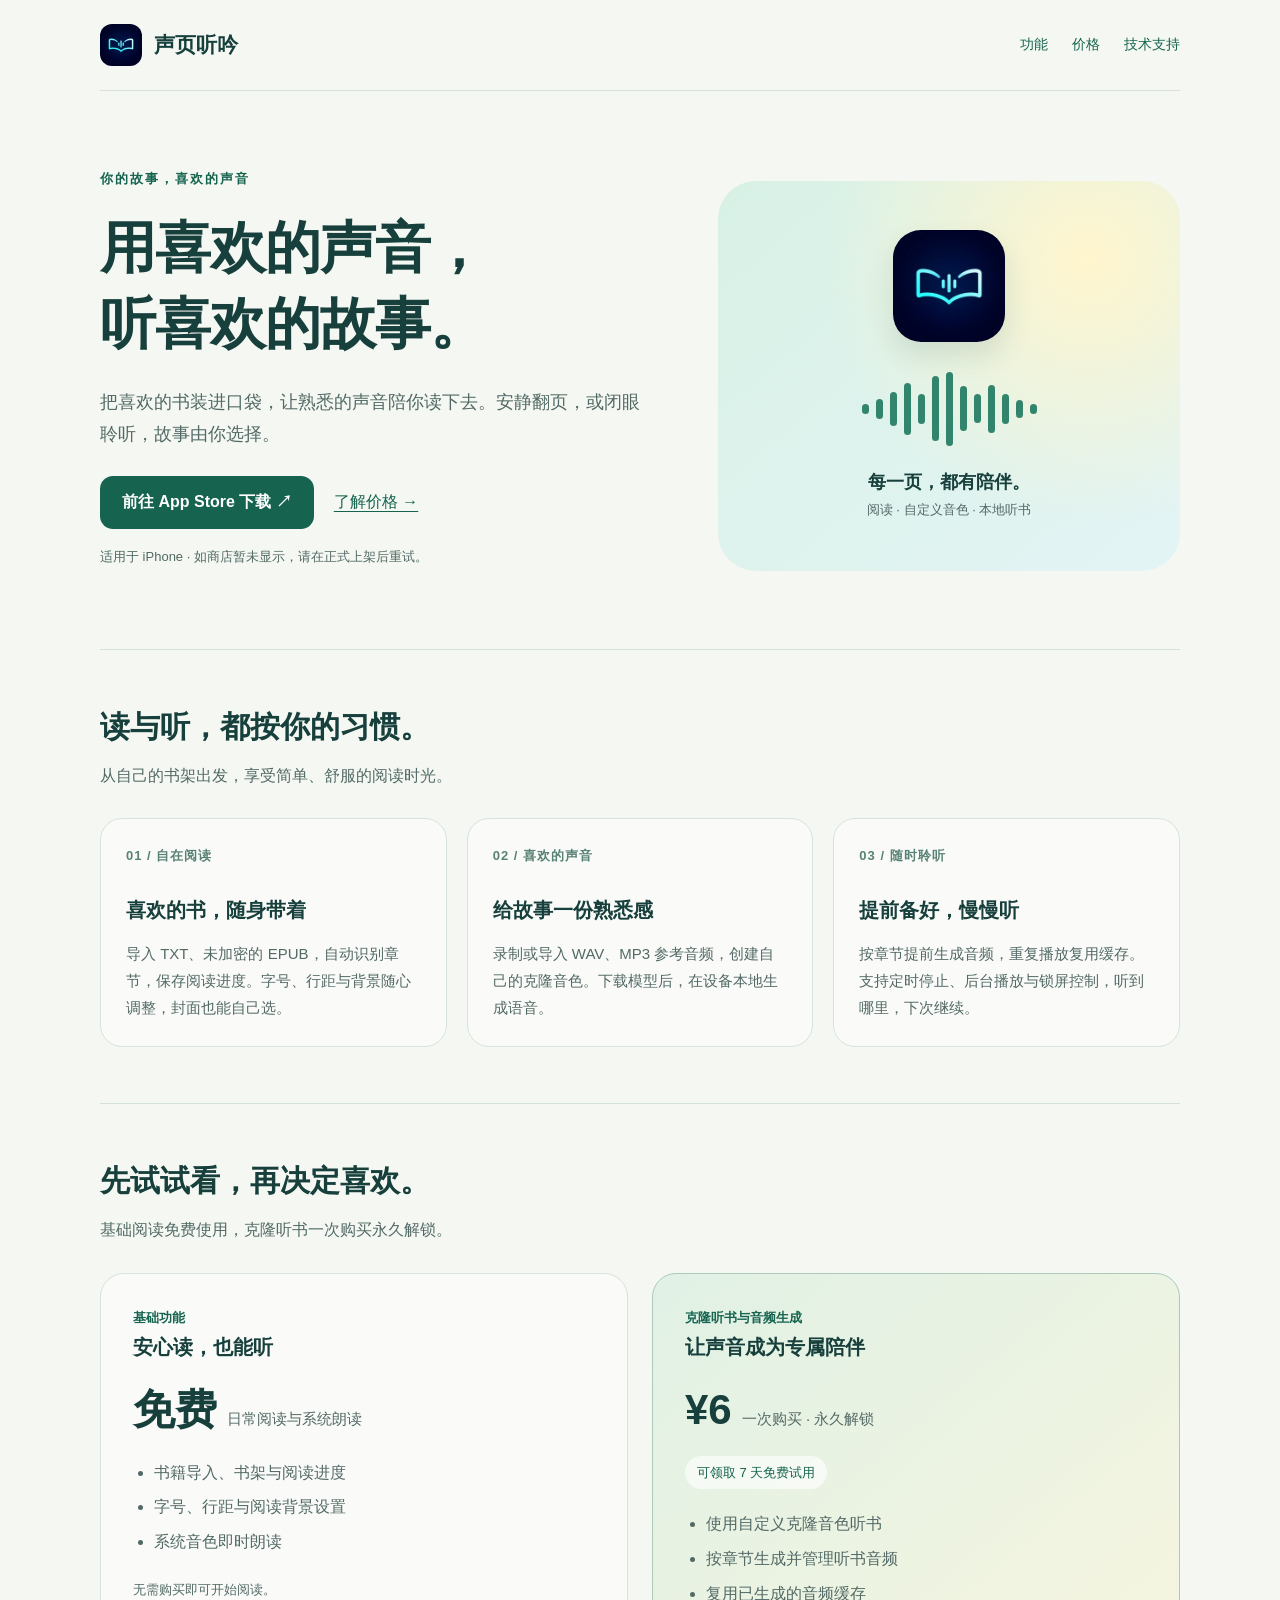
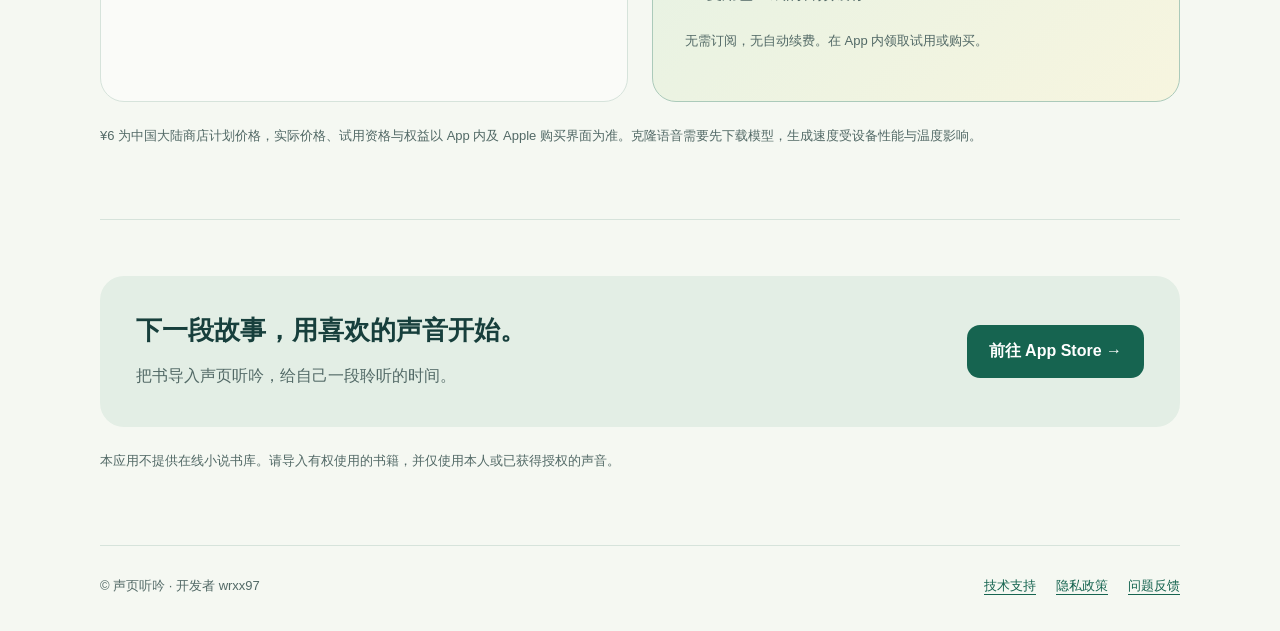
<file: index.html>
<!doctype html>
<html lang="zh-CN">
<head>
<meta charset="utf-8"><meta name="viewport" content="width=device-width,initial-scale=1"><meta name="description" content="声页听吟：用喜欢的声音，听喜欢的故事。本地电子书阅读与克隆听书，7 天试用，¥6 一次购买永久解锁。"><meta name="theme-color" content="#f5f8f2"><link rel="icon" href="assets/app-icon.png"><title>声页听吟 · 用喜欢的声音，听喜欢的故事</title>
<style>
:root{color-scheme:light;--ink:#173f3c;--muted:#526966;--green:#166450;--line:#d6e3db}*{box-sizing:border-box}html{scroll-behavior:smooth;scroll-padding-top:24px}body{margin:0;background:#f5f8f2;color:var(--ink);font:16px/1.8 -apple-system,BlinkMacSystemFont,"PingFang SC","Microsoft YaHei",sans-serif}.wrap{width:min(1080px,calc(100% - 48px));margin:auto}a{color:var(--green);text-underline-offset:4px}a:focus-visible{outline:3px solid #c78a21;outline-offset:5px}header{display:flex;justify-content:space-between;align-items:center;gap:20px;padding:24px 0;border-bottom:1px solid var(--line)}.brand{display:flex;align-items:center;gap:12px;font-size:21px;font-weight:650;color:var(--ink);text-decoration:none}.brand img{width:42px;height:42px;border-radius:12px}nav{display:flex;flex-wrap:wrap;gap:24px;font-size:14px}nav a{text-decoration:none}.hero{display:grid;grid-template-columns:1.2fr 1fr;gap:64px;align-items:center;padding:76px 0 64px}.eyebrow{font-size:13px;letter-spacing:2px;font-weight:650;color:var(--green)}h1{font-size:clamp(34px,4.6vw,56px);line-height:1.35;letter-spacing:-1px;margin:20px 0 24px}h2{font-size:30px;line-height:1.4;margin:0 0 14px}h3{font-size:20px;margin:0 0 12px}p{margin:0 0 16px}.lead{font-size:18px;color:var(--muted)}.actions{display:flex;align-items:center;flex-wrap:wrap;gap:20px;margin:26px 0 16px}.button{display:inline-flex;align-items:center;justify-content:center;min-height:50px;padding:12px 22px;background:var(--green);color:white;font-weight:600;text-decoration:none;border-radius:13px}.small{font-size:13px;color:var(--muted)}.muted{color:var(--muted)}.hero-art{min-height:390px;border-radius:38px;background:radial-gradient(circle at 80% 20%,#fff5cd,transparent 55%),linear-gradient(140deg,#d8f1e5,#e3f4f5);padding:35px;display:flex;flex-direction:column;align-items:center;justify-content:center;overflow:hidden}.hero-icon{width:112px;height:112px;border-radius:28px;box-shadow:0 14px 28px #1b4a3e20}.wave{display:flex;gap:7px;align-items:center;height:74px;margin-top:30px}.wave i{width:7px;background:#32856c;border-radius:10px;height:var(--h)}.art-caption{font-size:18px;font-weight:600;margin:20px 0 0}.section{padding:56px 0;border-top:1px solid var(--line)}.section-head{max-width:640px;margin-bottom:28px}.features{display:grid;grid-template-columns:repeat(3,1fr);gap:20px}.feature{padding:25px;border:1px solid var(--line);border-radius:22px;background:#ffffff80}.number{display:block;color:#598276;font-size:13px;font-weight:600;letter-spacing:1px;margin-bottom:24px}.feature p{color:var(--muted);margin:0;font-size:15px}.pricing{display:grid;grid-template-columns:1fr 1fr;gap:24px}.plan{padding:32px;border:1px solid var(--line);border-radius:24px;background:#ffffff80}.premium{background:linear-gradient(140deg,#e0f1e5,#f7f5df);border-color:#abcaba}.plan-label{font-size:13px;font-weight:650;color:var(--green)}.price{font-size:42px;line-height:1.3;font-weight:650;margin:18px 0}.price span{font-size:15px;font-weight:400;color:var(--muted);margin-left:10px}ul{padding-left:21px;color:var(--muted);margin:18px 0}li{padding:3px 0}.trial{display:inline-block;font-size:13px;background:#ffffffa3;padding:5px 12px;border-radius:100px;color:var(--green)}.download{padding:36px;border-radius:24px;background:#e3eee5;display:flex;align-items:center;justify-content:space-between;gap:32px}.download h2{font-size:26px}.download p{margin:0}.download .button{white-space:nowrap}.notes{margin-top:22px}footer{padding:28px 0 34px;border-top:1px solid var(--line);display:flex;justify-content:space-between;gap:20px;font-size:13px;color:var(--muted)}footer div{display:flex;gap:20px}@media(max-width:760px){.wrap{width:calc(100% - 36px)}header{align-items:flex-start;gap:12px}.brand{font-size:18px;white-space:nowrap}.brand img{width:32px;height:32px;border-radius:9px}nav{gap:12px;font-size:13px;justify-content:flex-end}.hero{grid-template-columns:1fr;padding:44px 0;gap:30px}h1{letter-spacing:0}.hero-art{min-height:290px;padding:24px}.features,.pricing{grid-template-columns:1fr}.number{margin-bottom:12px}.section{padding:36px 0}.download{flex-direction:column;align-items:flex-start;padding:26px;gap:22px}.plan{padding:26px}footer{flex-direction:column;gap:12px}h2{font-size:26px}}@media(prefers-reduced-motion:reduce){html{scroll-behavior:auto}}
</style><link rel="stylesheet" href="assets/header.css">
</head>
<body><div class="wrap">
<header class="site-header"><a class="site-brand" href="./" aria-label="声页听吟产品首页"><img src="assets/app-icon.png" alt="" width="42" height="42">声页听吟</a><nav class="site-nav" aria-label="主导航"><a href="#features">功能</a><a href="#pricing">价格</a><a href="support.html">技术支持</a></nav></header>
<main>
<section class="hero" aria-labelledby="hero-title"><div><div class="eyebrow">你的故事，喜欢的声音</div><h1 id="hero-title">用喜欢的声音，<br>听喜欢的故事。</h1><p class="lead">把喜欢的书装进口袋，让熟悉的声音陪你读下去。安静翻页，或闭眼聆听，故事由你选择。</p><div class="actions"><a class="button" href="https://apps.apple.com/cn/app/id6832138191">前往 App Store 下载 ↗</a><a href="#pricing">了解价格 →</a></div><p class="small">适用于 iPhone · 如商店暂未显示，请在正式上架后重试。</p></div><div class="hero-art"><img class="hero-icon" src="assets/app-icon.png" width="112" height="112" alt="声页听吟正式 App 图标"><div class="wave" aria-hidden="true"><i style="--h:10px"></i><i style="--h:20px"></i><i style="--h:34px"></i><i style="--h:52px"></i><i style="--h:30px"></i><i style="--h:65px"></i><i style="--h:74px"></i><i style="--h:45px"></i><i style="--h:29px"></i><i style="--h:48px"></i><i style="--h:30px"></i><i style="--h:18px"></i><i style="--h:10px"></i></div><p class="art-caption">每一页，都有陪伴。</p><span class="small">阅读 · 自定义音色 · 本地听书</span></div></section>
<section class="section" id="features" aria-labelledby="features-title"><div class="section-head"><h2 id="features-title">读与听，都按你的习惯。</h2><p class="muted">从自己的书架出发，享受简单、舒服的阅读时光。</p></div><div class="features"><article class="feature"><span class="number">01 / 自在阅读</span><h3>喜欢的书，随身带着</h3><p>导入 TXT、未加密的 EPUB，自动识别章节，保存阅读进度。字号、行距与背景随心调整，封面也能自己选。</p></article><article class="feature"><span class="number">02 / 喜欢的声音</span><h3>给故事一份熟悉感</h3><p>录制或导入 WAV、MP3 参考音频，创建自己的克隆音色。下载模型后，在设备本地生成语音。</p></article><article class="feature"><span class="number">03 / 随时聆听</span><h3>提前备好，慢慢听</h3><p>按章节提前生成音频，重复播放复用缓存。支持定时停止、后台播放与锁屏控制，听到哪里，下次继续。</p></article></div></section>
<section class="section" id="pricing" aria-labelledby="pricing-title"><div class="section-head"><h2 id="pricing-title">先试试看，再决定喜欢。</h2><p class="muted">基础阅读免费使用，克隆听书一次购买永久解锁。</p></div><div class="pricing"><article class="plan"><div class="plan-label">基础功能</div><h3>安心读，也能听</h3><div class="price">免费<span>日常阅读与系统朗读</span></div><ul><li>书籍导入、书架与阅读进度</li><li>字号、行距与阅读背景设置</li><li>系统音色即时朗读</li></ul><p class="small">无需购买即可开始阅读。</p></article><article class="plan premium"><div class="plan-label">克隆听书与音频生成</div><h3>让声音成为专属陪伴</h3><div class="price">¥6<span>一次购买 · 永久解锁</span></div><span class="trial">可领取 7 天免费试用</span><ul><li>使用自定义克隆音色听书</li><li>按章节生成并管理听书音频</li><li>复用已生成的音频缓存</li></ul><p class="small">无需订阅，无自动续费。在 App 内领取试用或购买。</p></article></div><p class="small notes">¥6 为中国大陆商店计划价格，实际价格、试用资格与权益以 App 内及 Apple 购买界面为准。克隆语音需要先下载模型，生成速度受设备性能与温度影响。</p></section>
<section class="section" aria-labelledby="download-title"><div class="download"><div><h2 id="download-title">下一段故事，用喜欢的声音开始。</h2><p class="muted">把书导入声页听吟，给自己一段聆听的时间。</p></div><a class="button" href="https://apps.apple.com/cn/app/id6832138191">前往 App Store →</a></div><p class="small notes">本应用不提供在线小说书库。请导入有权使用的书籍，并仅使用本人或已获得授权的声音。</p></section>
</main><footer><span>© 声页听吟 · 开发者 wrxx97</span><div><a href="support.html">技术支持</a><a href="privacy.html">隐私政策</a><a href="https://github.com/wrxx97/NovelReader-Support/issues">问题反馈</a></div></footer>
</div></body></html>
</file>
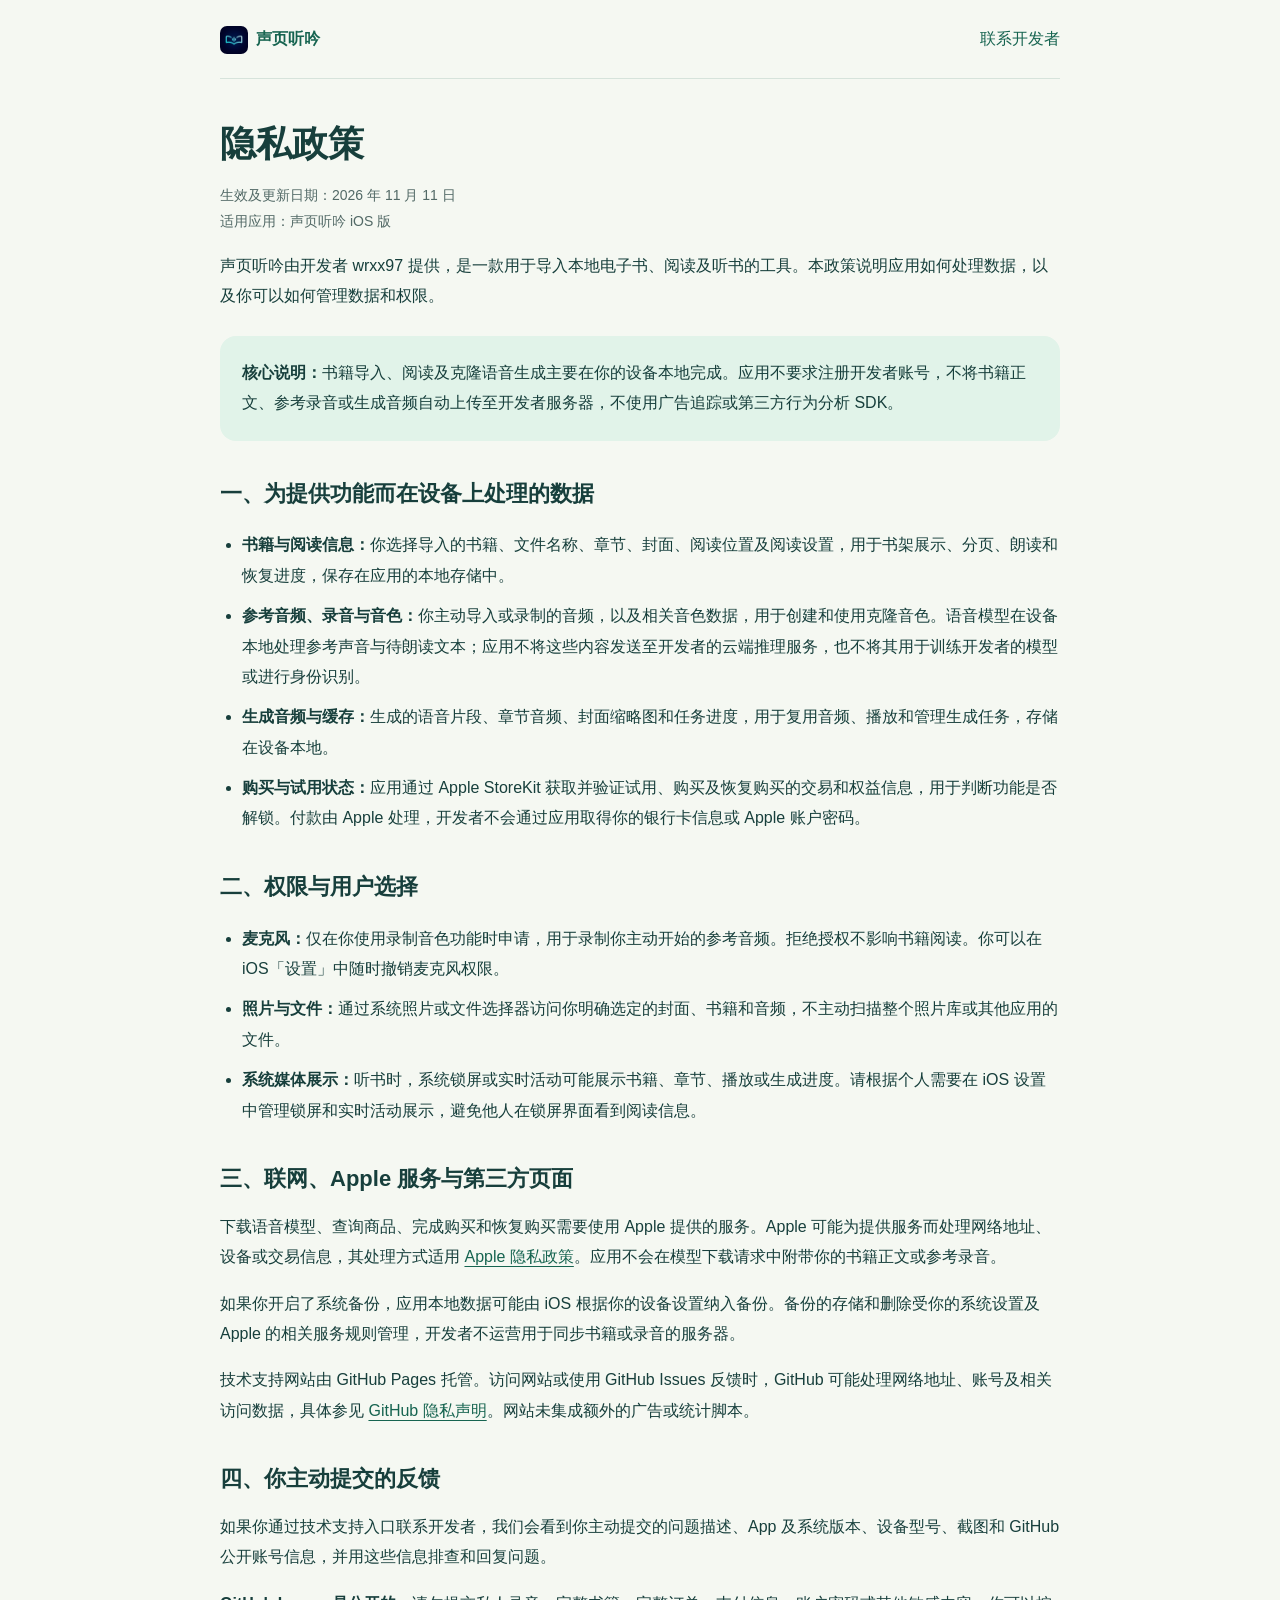
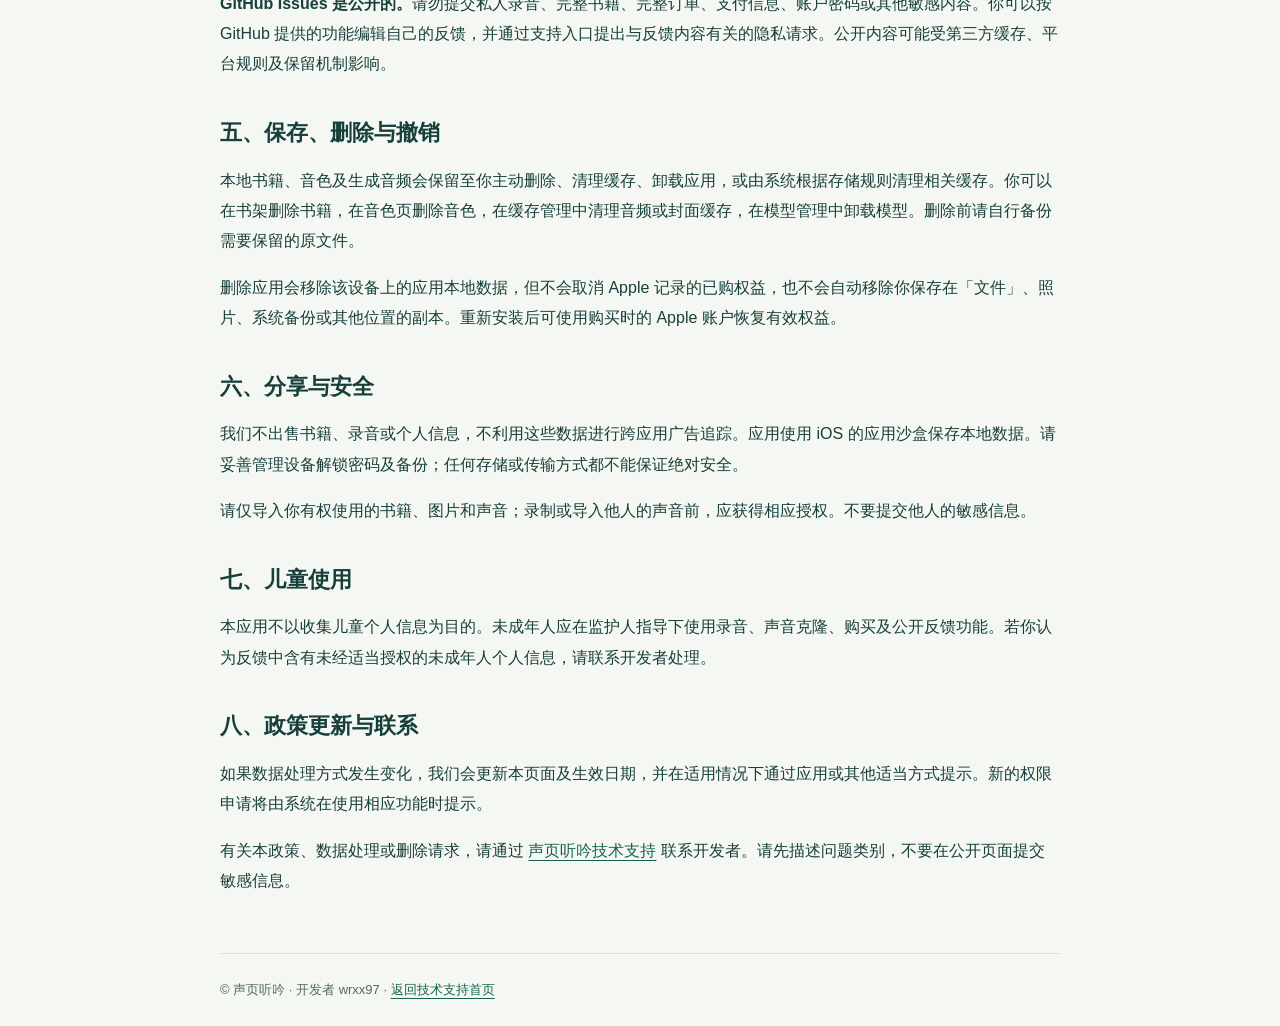
<file: privacy.html>
<!doctype html>
<html lang="zh-CN">
<head>
  <meta charset="utf-8">
  <meta name="viewport" content="width=device-width,initial-scale=1">
  <meta name="description" content="声页听吟隐私政策：了解本地书籍、参考音频、录音、音色、购买信息的处理与删除方式。">
  <meta name="theme-color" content="#f5f8f2">
  <title>隐私政策 · 声页听吟</title>
  <style>
    :root{color-scheme:light}*{box-sizing:border-box}body{margin:0;background:#f5f8f2;color:#173f3c;font:16px/1.9 -apple-system,BlinkMacSystemFont,"PingFang SC","Microsoft YaHei",sans-serif}header,main,footer{width:min(840px,calc(100% - 40px));margin:auto}header{padding:24px 0;border-bottom:1px solid #d6e3db;display:flex;justify-content:space-between;gap:20px}a{color:#166450;text-underline-offset:4px}a:focus-visible{outline:3px solid #d59b30;outline-offset:4px}header a{text-decoration:none}main{padding:40px 0}h1{font-size:36px;line-height:1.4;margin:0 0 12px}h2{font-size:22px;margin:32px 0 12px}p{margin:0 0 16px}ul{padding-left:22px}li{margin-bottom:10px}.date{color:#526966;font-size:14px}.notice{padding:22px;background:#e1f3e9;border-radius:16px;margin:24px 0}footer{padding:24px 0;border-top:1px solid #d6e3db;color:#526966;font-size:13px}@media(max-width:600px){main{padding-top:28px}h1{font-size:30px}h2{font-size:20px}}
  </style>
</head>
<body>
  <header><a href="./"><img src="assets/app-icon.png" alt="" width="28" height="28" style="vertical-align:middle;border-radius:7px;margin-right:8px"><strong>声页听吟</strong></a><a href="support.html#contact">联系开发者</a></header>
  <main>
    <h1>隐私政策</h1><p class="date">生效及更新日期：2026 年 11 月 11 日<br>适用应用：声页听吟 iOS 版</p>
    <p>声页听吟由开发者 wrxx97 提供，是一款用于导入本地电子书、阅读及听书的工具。本政策说明应用如何处理数据，以及你可以如何管理数据和权限。</p>
    <div class="notice"><strong>核心说明：</strong>书籍导入、阅读及克隆语音生成主要在你的设备本地完成。应用不要求注册开发者账号，不将书籍正文、参考录音或生成音频自动上传至开发者服务器，不使用广告追踪或第三方行为分析 SDK。</div>
    <h2>一、为提供功能而在设备上处理的数据</h2>
    <ul>
      <li><strong>书籍与阅读信息：</strong>你选择导入的书籍、文件名称、章节、封面、阅读位置及阅读设置，用于书架展示、分页、朗读和恢复进度，保存在应用的本地存储中。</li>
      <li><strong>参考音频、录音与音色：</strong>你主动导入或录制的音频，以及相关音色数据，用于创建和使用克隆音色。语音模型在设备本地处理参考声音与待朗读文本；应用不将这些内容发送至开发者的云端推理服务，也不将其用于训练开发者的模型或进行身份识别。</li>
      <li><strong>生成音频与缓存：</strong>生成的语音片段、章节音频、封面缩略图和任务进度，用于复用音频、播放和管理生成任务，存储在设备本地。</li>
      <li><strong>购买与试用状态：</strong>应用通过 Apple StoreKit 获取并验证试用、购买及恢复购买的交易和权益信息，用于判断功能是否解锁。付款由 Apple 处理，开发者不会通过应用取得你的银行卡信息或 Apple 账户密码。</li>
    </ul>
    <h2>二、权限与用户选择</h2>
    <ul>
      <li><strong>麦克风：</strong>仅在你使用录制音色功能时申请，用于录制你主动开始的参考音频。拒绝授权不影响书籍阅读。你可以在 iOS「设置」中随时撤销麦克风权限。</li>
      <li><strong>照片与文件：</strong>通过系统照片或文件选择器访问你明确选定的封面、书籍和音频，不主动扫描整个照片库或其他应用的文件。</li>
      <li><strong>系统媒体展示：</strong>听书时，系统锁屏或实时活动可能展示书籍、章节、播放或生成进度。请根据个人需要在 iOS 设置中管理锁屏和实时活动展示，避免他人在锁屏界面看到阅读信息。</li>
    </ul>
    <h2>三、联网、Apple 服务与第三方页面</h2>
    <p>下载语音模型、查询商品、完成购买和恢复购买需要使用 Apple 提供的服务。Apple 可能为提供服务而处理网络地址、设备或交易信息，其处理方式适用 <a href="https://www.apple.com/legal/privacy/">Apple 隐私政策</a>。应用不会在模型下载请求中附带你的书籍正文或参考录音。</p>
    <p>如果你开启了系统备份，应用本地数据可能由 iOS 根据你的设备设置纳入备份。备份的存储和删除受你的系统设置及 Apple 的相关服务规则管理，开发者不运营用于同步书籍或录音的服务器。</p>
    <p>技术支持网站由 GitHub Pages 托管。访问网站或使用 GitHub Issues 反馈时，GitHub 可能处理网络地址、账号及相关访问数据，具体参见 <a href="https://docs.github.com/site-policy/privacy-policies/github-general-privacy-statement">GitHub 隐私声明</a>。网站未集成额外的广告或统计脚本。</p>
    <h2>四、你主动提交的反馈</h2>
    <p>如果你通过技术支持入口联系开发者，我们会看到你主动提交的问题描述、App 及系统版本、设备型号、截图和 GitHub 公开账号信息，并用这些信息排查和回复问题。</p>
    <p><strong>GitHub Issues 是公开的。</strong>请勿提交私人录音、完整书籍、完整订单、支付信息、账户密码或其他敏感内容。你可以按 GitHub 提供的功能编辑自己的反馈，并通过支持入口提出与反馈内容有关的隐私请求。公开内容可能受第三方缓存、平台规则及保留机制影响。</p>
    <h2>五、保存、删除与撤销</h2>
    <p>本地书籍、音色及生成音频会保留至你主动删除、清理缓存、卸载应用，或由系统根据存储规则清理相关缓存。你可以在书架删除书籍，在音色页删除音色，在缓存管理中清理音频或封面缓存，在模型管理中卸载模型。删除前请自行备份需要保留的原文件。</p>
    <p>删除应用会移除该设备上的应用本地数据，但不会取消 Apple 记录的已购权益，也不会自动移除你保存在「文件」、照片、系统备份或其他位置的副本。重新安装后可使用购买时的 Apple 账户恢复有效权益。</p>
    <h2>六、分享与安全</h2>
    <p>我们不出售书籍、录音或个人信息，不利用这些数据进行跨应用广告追踪。应用使用 iOS 的应用沙盒保存本地数据。请妥善管理设备解锁密码及备份；任何存储或传输方式都不能保证绝对安全。</p>
    <p>请仅导入你有权使用的书籍、图片和声音；录制或导入他人的声音前，应获得相应授权。不要提交他人的敏感信息。</p>
    <h2>七、儿童使用</h2>
    <p>本应用不以收集儿童个人信息为目的。未成年人应在监护人指导下使用录音、声音克隆、购买及公开反馈功能。若你认为反馈中含有未经适当授权的未成年人个人信息，请联系开发者处理。</p>
    <h2>八、政策更新与联系</h2>
    <p>如果数据处理方式发生变化，我们会更新本页面及生效日期，并在适用情况下通过应用或其他适当方式提示。新的权限申请将由系统在使用相应功能时提示。</p>
    <p>有关本政策、数据处理或删除请求，请通过 <a href="https://github.com/wrxx97/NovelReader-Support/issues/new">声页听吟技术支持</a> 联系开发者。请先描述问题类别，不要在公开页面提交敏感信息。</p>
  </main>
  <footer>© 声页听吟 · 开发者 wrxx97 · <a href="support.html">返回技术支持首页</a></footer>
</body>
</html>
</file>
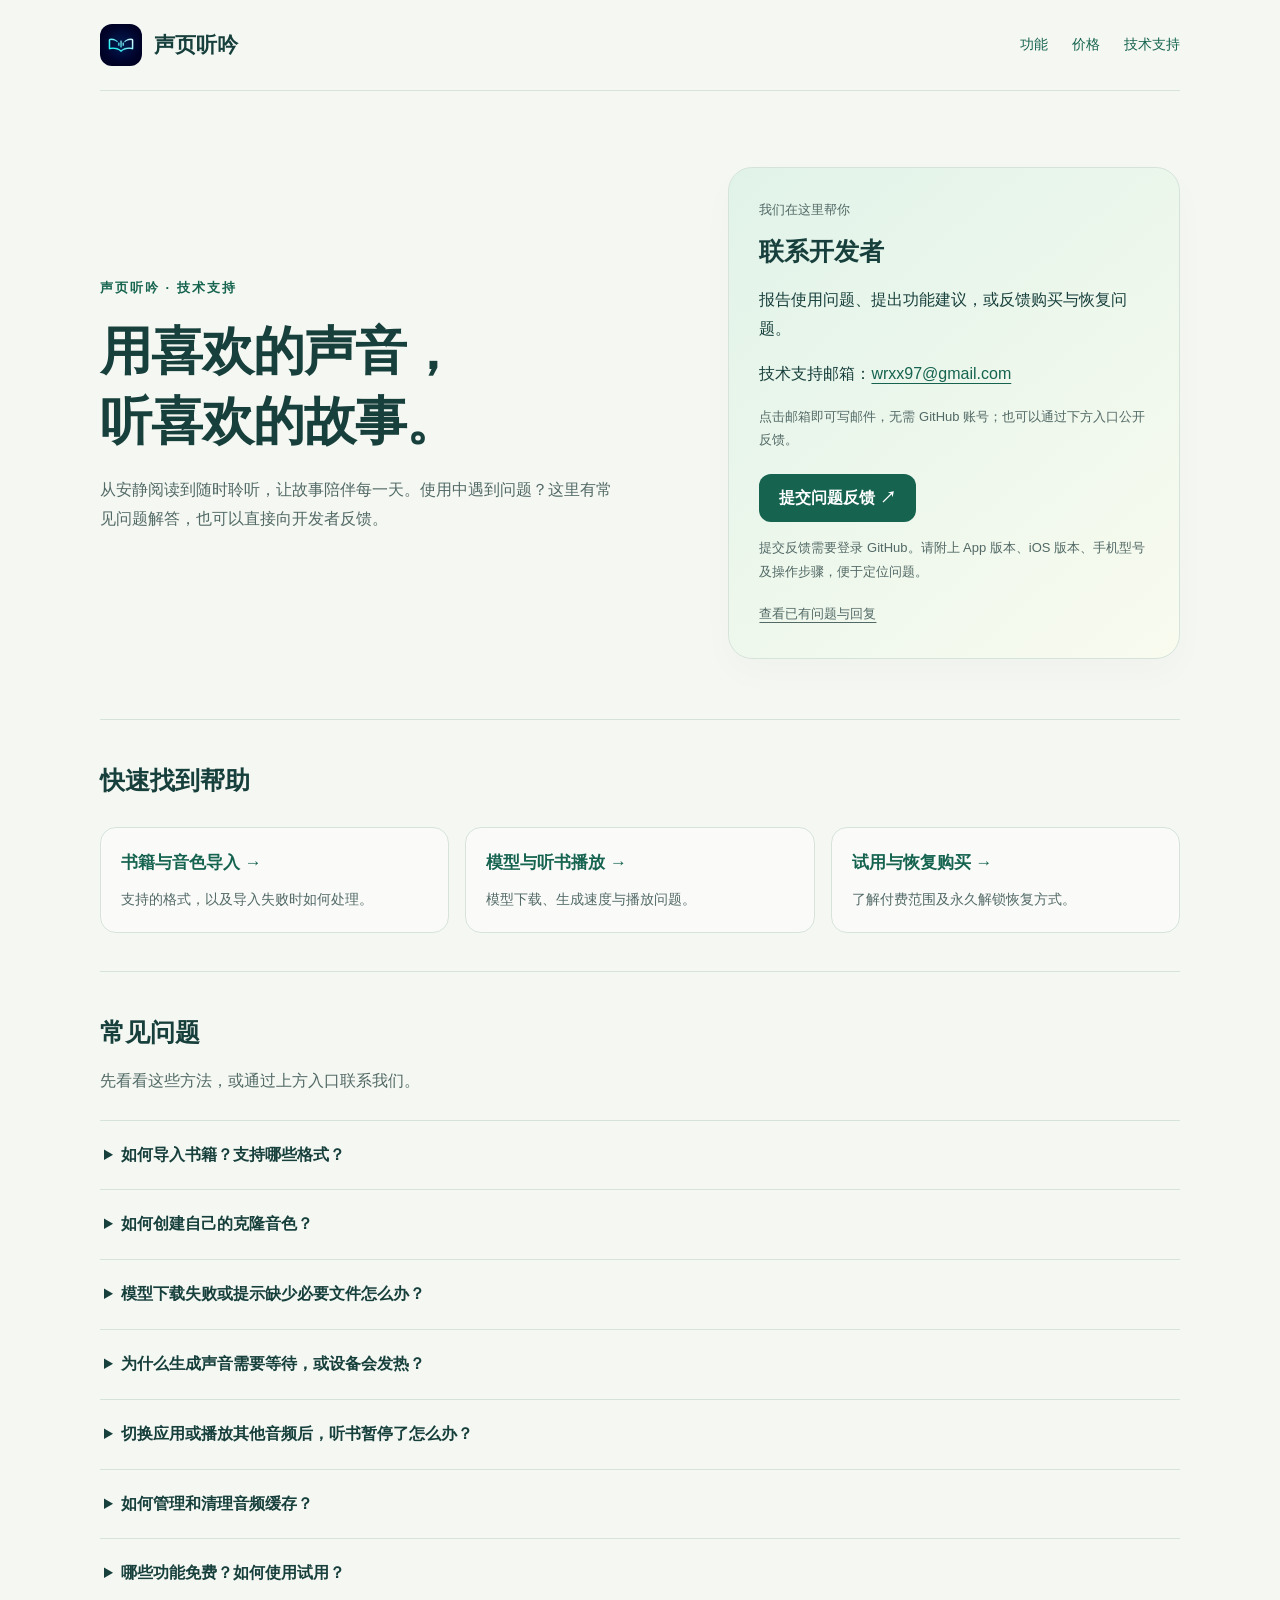
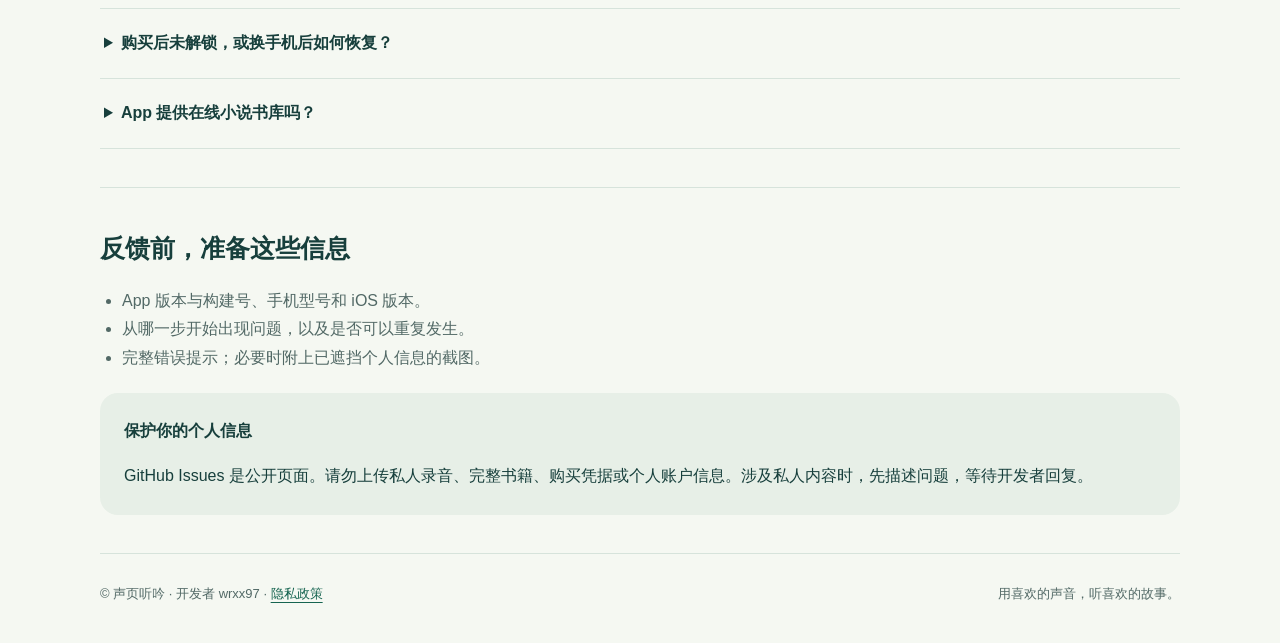
<file: support.html>
<!doctype html>
<html lang="zh-CN">
<head>
  <meta charset="utf-8">
  <meta name="viewport" content="width=device-width,initial-scale=1">
  <meta name="description" content="声页听吟官方技术支持：书籍导入、克隆音色、模型下载、听书播放与购买恢复的常见问题及反馈入口。">
  <meta name="theme-color" content="#f5f8f2">
  <title>技术支持 · 声页听吟</title><link rel="icon" href="assets/app-icon.png">
  <style>
    :root{color-scheme:light;--ink:#173f3c;--muted:#526966;--paper:#f5f8f2;--line:#d6e3db;--green:#166450}*{box-sizing:border-box}html{scroll-behavior:smooth;scroll-padding-top:24px}body{margin:0;background:var(--paper);color:var(--ink);font:16px/1.8 -apple-system,BlinkMacSystemFont,"PingFang SC","Microsoft YaHei",sans-serif}a{color:var(--green);text-underline-offset:4px}a:focus-visible,summary:focus-visible{outline:3px solid #d59b30;outline-offset:5px}header,main,footer{width:min(1080px,calc(100% - 48px));margin:auto}header{display:flex;align-items:center;justify-content:space-between;padding:28px 0;border-bottom:1px solid var(--line)}.brand{display:flex;gap:12px;align-items:center;text-decoration:none;color:var(--ink);font-size:21px;font-weight:650}.mark{width:42px;height:42px;background:#d8eee2;border-radius:13px;padding:8px}.nav{display:flex;gap:24px;font-size:14px}.nav a{text-decoration:none}.hero{display:grid;grid-template-columns:1.25fr 1fr;gap:64px;padding:76px 0 60px;align-items:center}.eyebrow{font-size:13px;letter-spacing:2px;color:var(--green);font-weight:650}h1{font-size:clamp(32px,4.4vw,52px);line-height:1.35;letter-spacing:-1px;margin:16px 0 20px}h2{font-size:25px;margin:0 0 12px}h3{font-size:17px;margin:0 0 8px}p{margin:0 0 16px}.intro{color:var(--muted);max-width:520px}.contact{padding:30px;border:1px solid var(--line);border-radius:24px;background:linear-gradient(140deg,#e1f3e9,#f9fbef);box-shadow:0 14px 35px #193c2c06}.contact-label{font-size:13px;color:var(--muted);margin-bottom:8px}.button{display:inline-flex;justify-content:center;align-items:center;min-height:48px;padding:10px 20px;border-radius:12px;background:var(--green);color:white;text-decoration:none;font-weight:600;margin:6px 0 14px}.small{font-size:13px;color:var(--muted)}.section{padding:38px 0;border-top:1px solid var(--line)}.section-intro{color:var(--muted)}.quick{display:grid;grid-template-columns:repeat(3,1fr);gap:16px;margin-top:24px}.quick a{border:1px solid var(--line);background:#ffffff8c;border-radius:16px;padding:20px;text-decoration:none}.quick p{color:var(--muted);font-size:14px;margin:0}.faq{margin-top:24px;border-top:1px solid var(--line)}details{border-bottom:1px solid var(--line);padding:0 4px}summary{padding:20px 0;cursor:pointer;font-weight:600}details p{max-width:860px;color:var(--muted);padding:0 20px 8px 0}ul{padding-left:22px;color:var(--muted)}.notice{padding:24px;border-radius:18px;background:#e7efe7;margin-top:20px}.notice p:last-child{margin-bottom:0}footer{padding:28px 0 38px;color:var(--muted);font-size:13px;display:flex;justify-content:space-between;gap:16px;border-top:1px solid var(--line)}@media(max-width:700px){header,main,footer{width:calc(100% - 36px)}header{padding:20px 0}.nav{gap:14px}.hero{grid-template-columns:1fr;gap:28px;padding:42px 0}.contact{padding:24px}.quick{grid-template-columns:1fr;gap:12px}.quick a{padding:18px}footer{flex-direction:column;gap:4px}h1{letter-spacing:0}}@media(prefers-reduced-motion:reduce){html{scroll-behavior:auto}}
  </style>
<link rel="stylesheet" href="assets/header.css">
</head>
<body>
  <header class="site-header"><a class="site-brand" href="./" aria-label="声页听吟产品首页"><img src="assets/app-icon.png" alt="" width="42" height="42">声页听吟</a><nav class="site-nav" aria-label="主导航"><a href="./#features">功能</a><a href="./#pricing">价格</a><a href="support.html" aria-current="page">技术支持</a></nav></header>
  <main>
    <section class="hero" aria-labelledby="title">
      <div><div class="eyebrow">声页听吟 · 技术支持</div><h1 id="title">用喜欢的声音，<br>听喜欢的故事。</h1><p class="intro">从安静阅读到随时聆听，让故事陪伴每一天。使用中遇到问题？这里有常见问题解答，也可以直接向开发者反馈。</p></div>
      <aside class="contact" id="contact" aria-labelledby="contact-title"><div class="contact-label">我们在这里帮你</div><h2 id="contact-title">联系开发者</h2><p>报告使用问题、提出功能建议，或反馈购买与恢复问题。</p><p>技术支持邮箱：<a href="mailto:wrxx97@gmail.com?subject=%E5%A3%B0%E9%A1%B5%E5%90%AC%E5%90%9F%20%E6%8A%80%E6%9C%AF%E6%94%AF%E6%8C%81" style="overflow-wrap:anywhere">wrxx97@gmail.com</a></p><p class="small">点击邮箱即可写邮件，无需 GitHub 账号；也可以通过下方入口公开反馈。</p><a class="button" href="https://github.com/wrxx97/NovelReader-Support/issues/new?template=bug_report.yml">提交问题反馈 <span aria-hidden="true">&nbsp;↗</span></a><p class="small">提交反馈需要登录 GitHub。请附上 App 版本、iOS 版本、手机型号及操作步骤，便于定位问题。</p><a class="small" href="https://github.com/wrxx97/NovelReader-Support/issues">查看已有问题与回复</a></aside>
    </section>
    <section class="section" aria-labelledby="start-title"><h2 id="start-title">快速找到帮助</h2><div class="quick"><a href="#import"><h3>书籍与音色导入 →</h3><p>支持的格式，以及导入失败时如何处理。</p></a><a href="#model"><h3>模型与听书播放 →</h3><p>模型下载、生成速度与播放问题。</p></a><a href="#purchase"><h3>试用与恢复购买 →</h3><p>了解付费范围及永久解锁恢复方式。</p></a></div></section>
    <section class="section" id="faq" aria-labelledby="faq-title"><h2 id="faq-title">常见问题</h2><p class="section-intro">先看看这些方法，或通过上方入口联系我们。</p><div class="faq">
      <details id="import"><summary>如何导入书籍？支持哪些格式？</summary><p>在书架使用导入功能选择 TXT 或未加密的 EPUB 文件，也可以在其他应用中将文件用声页听吟打开并确认导入。TXT 导入支持常见文本编码，导入后会识别章节。遇到失败时，请确认文件已完整下载到本机，且不是受 DRM 保护的电子书。</p></details>
      <details><summary>如何创建自己的克隆音色？</summary><p>进入「音色」页录制参考音频，或导入 WAV、MP3 文件。建议选择单人、清晰、无背景音乐的语音。请仅使用本人或已获得授权的声音。克隆效果会受到参考音频质量、内容及设备性能影响。</p></details>
      <details id="model"><summary>模型下载失败或提示缺少必要文件怎么办？</summary><p>确认网络可用、设备有足够可用空间，再在模型管理中重试。模型尚未准备完成时，克隆听书无法正常生成语音。若重复失败，请反馈完整错误提示、App 版本，以及下载时是否曾切换应用或锁屏。</p></details>
      <details><summary>为什么生成声音需要等待，或设备会发热？</summary><p>克隆语音在设备本地计算，速度与手机性能、文本长度、设备温度有关。可以提前生成所需章节并复用音频缓存。长时间生成时可在设置中开启温度控制，或暂停生成，让设备降温。系统音色朗读可作为另一种听书方式。</p></details>
      <details><summary>切换应用或播放其他音频后，听书暂停了怎么办？</summary><p>其他应用可能占用系统音频会话。回到声页听吟后，使用播放按钮继续。如果状态显示异常或无法恢复，请记录触发步骤并反馈。后台生成任务也可能受系统资源调度影响，已完成的片段可继续复用。</p></details>
      <details><summary>如何管理和清理音频缓存？</summary><p>在设置的听书缓存管理或章节音频管理中查看和清理缓存。清理生成音频后，下一次克隆听书可能需要重新生成；删除前请确认所选书籍或音色范围。</p></details>
      <details id="purchase"><summary>哪些功能免费？如何使用试用？</summary><p>文本阅读和系统音色朗读可免费使用。克隆听书与音频生成功能提供 7 天试用入口，之后可一次性购买永久解锁，无需订阅。实际试用资格、产品信息和价格以 App 内及 Apple 购买界面为准。</p></details>
      <details><summary>购买后未解锁，或换手机后如何恢复？</summary><p>请使用购买时的 Apple 账户登录 App Store，在 App 的解锁页面点击「恢复购买」，并保持网络可用。仍未恢复时，可通过上方入口反馈错误信息。不要在公开反馈中上传完整订单、支付信息或 Apple 账户凭据。</p></details>
      <details><summary>App 提供在线小说书库吗？</summary><p>声页听吟是一款本地书籍阅读与听书工具，不提供在线小说书库。请自行导入有权使用的书籍和参考音频。</p></details>
    </div></section>
    <section class="section" aria-labelledby="feedback-title"><h2 id="feedback-title">反馈前，准备这些信息</h2><ul><li>App 版本与构建号、手机型号和 iOS 版本。</li><li>从哪一步开始出现问题，以及是否可以重复发生。</li><li>完整错误提示；必要时附上已遮挡个人信息的截图。</li></ul><div class="notice"><p><strong>保护你的个人信息</strong></p><p>GitHub Issues 是公开页面。请勿上传私人录音、完整书籍、购买凭据或个人账户信息。涉及私人内容时，先描述问题，等待开发者回复。</p></div></section>
  </main>
  <footer><span>© 声页听吟 · 开发者 wrxx97 · <a href="privacy.html">隐私政策</a></span><span>用喜欢的声音，听喜欢的故事。</span></footer>
</body>
</html>
</file>
<file: assets/header.css>
/* Shared header for the product and technical support pages. */
.site-header {
  display: flex;
  align-items: center;
  justify-content: space-between;
  gap: 20px;
  width: min(1080px, calc(100% - 48px));
  margin: auto;
  padding: 24px 0;
  border-bottom: 1px solid var(--line);
}
.wrap > .site-header { width: 100%; }
.site-header .site-brand {
  display: flex;
  align-items: center;
  gap: 12px;
  color: var(--ink);
  font-size: 21px;
  font-weight: 650;
  text-decoration: none;
}
.site-header .site-brand img {
  display: block;
  width: 42px;
  height: 42px;
  border-radius: 12px;
}
.site-header .site-nav {
  display: flex;
  flex-wrap: wrap;
  gap: 24px;
  font-size: 14px;
}
.site-header .site-nav a { text-decoration: none; }
.site-header a:focus-visible {
  outline: 3px solid #c78a21;
  outline-offset: 5px;
}
@media (max-width: 760px) {
  .site-header {
    width: calc(100% - 36px);
    align-items: flex-start;
    gap: 12px;
  }
  .site-header .site-brand { font-size: 18px; white-space: nowrap; }
  .site-header .site-brand img { width: 32px; height: 32px; border-radius: 9px; }
  .site-header .site-nav { gap: 12px; font-size: 13px; justify-content: flex-end; }
}
</file>
